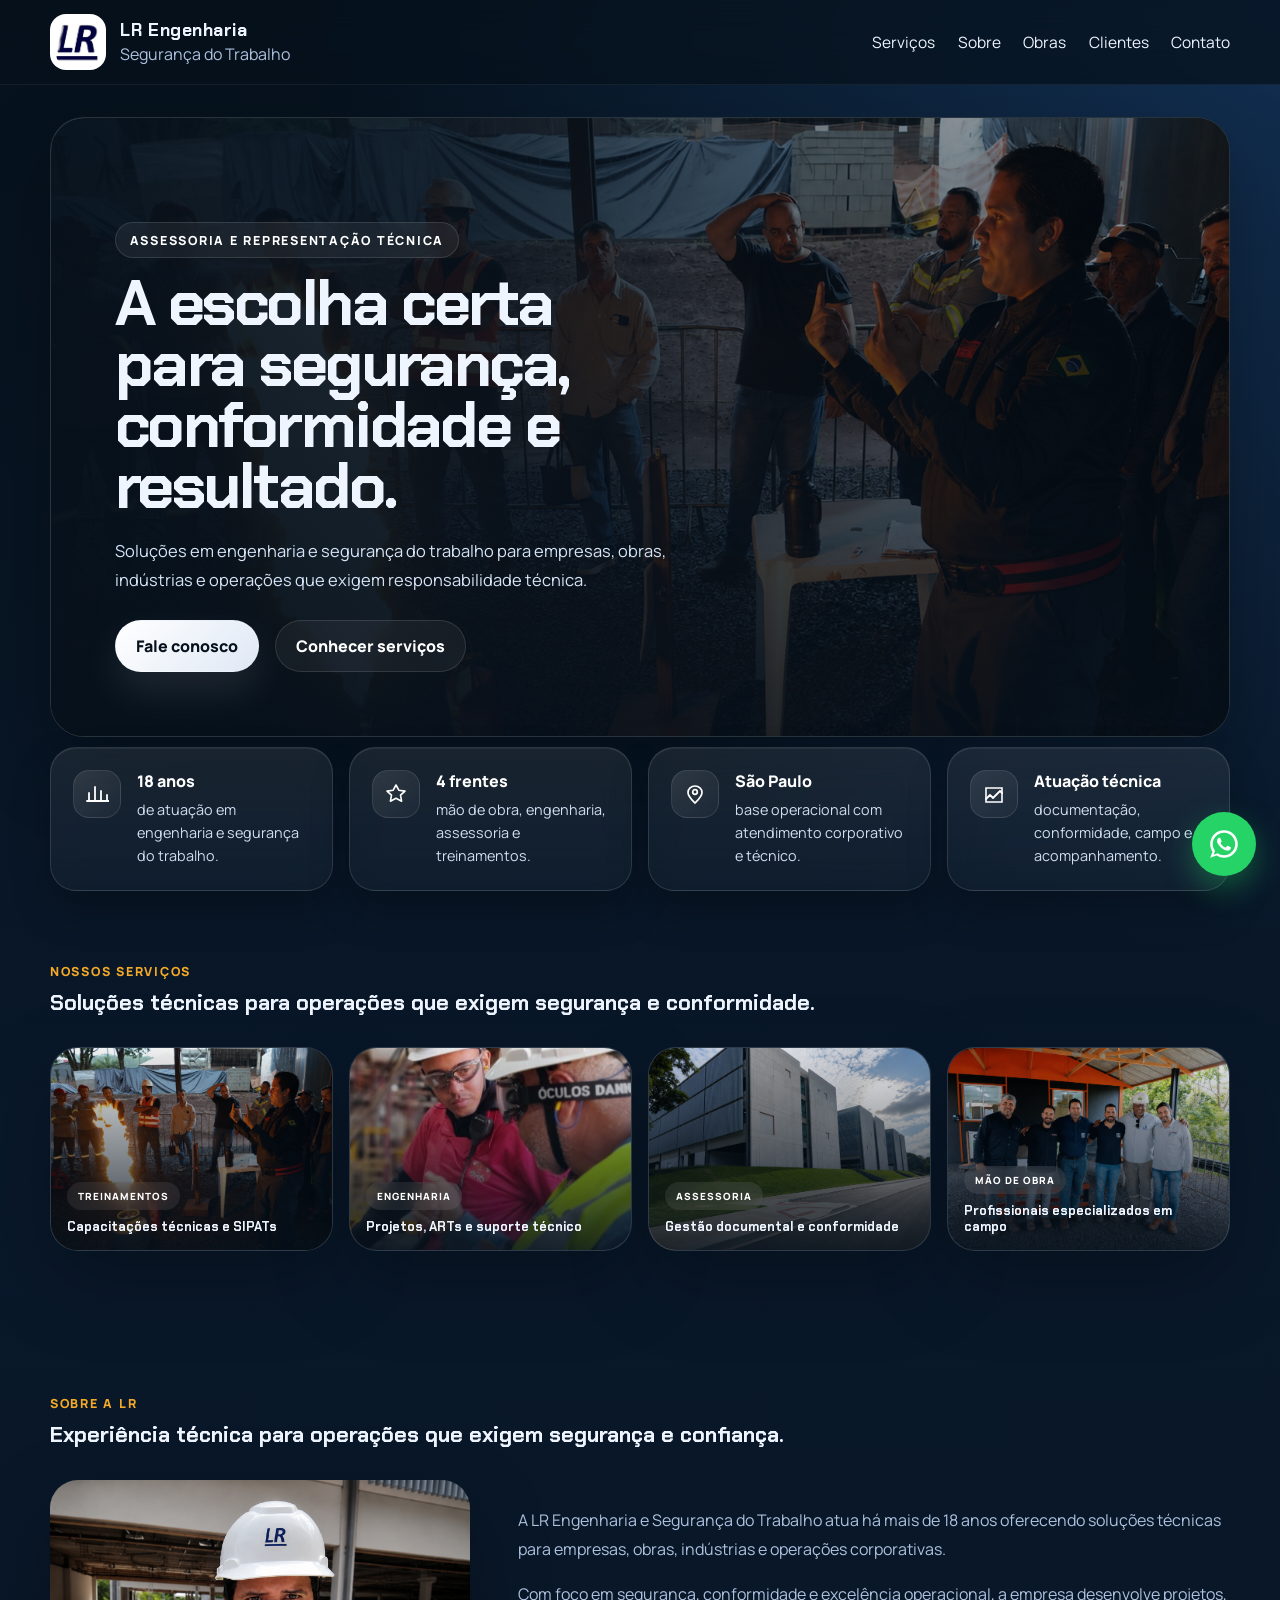
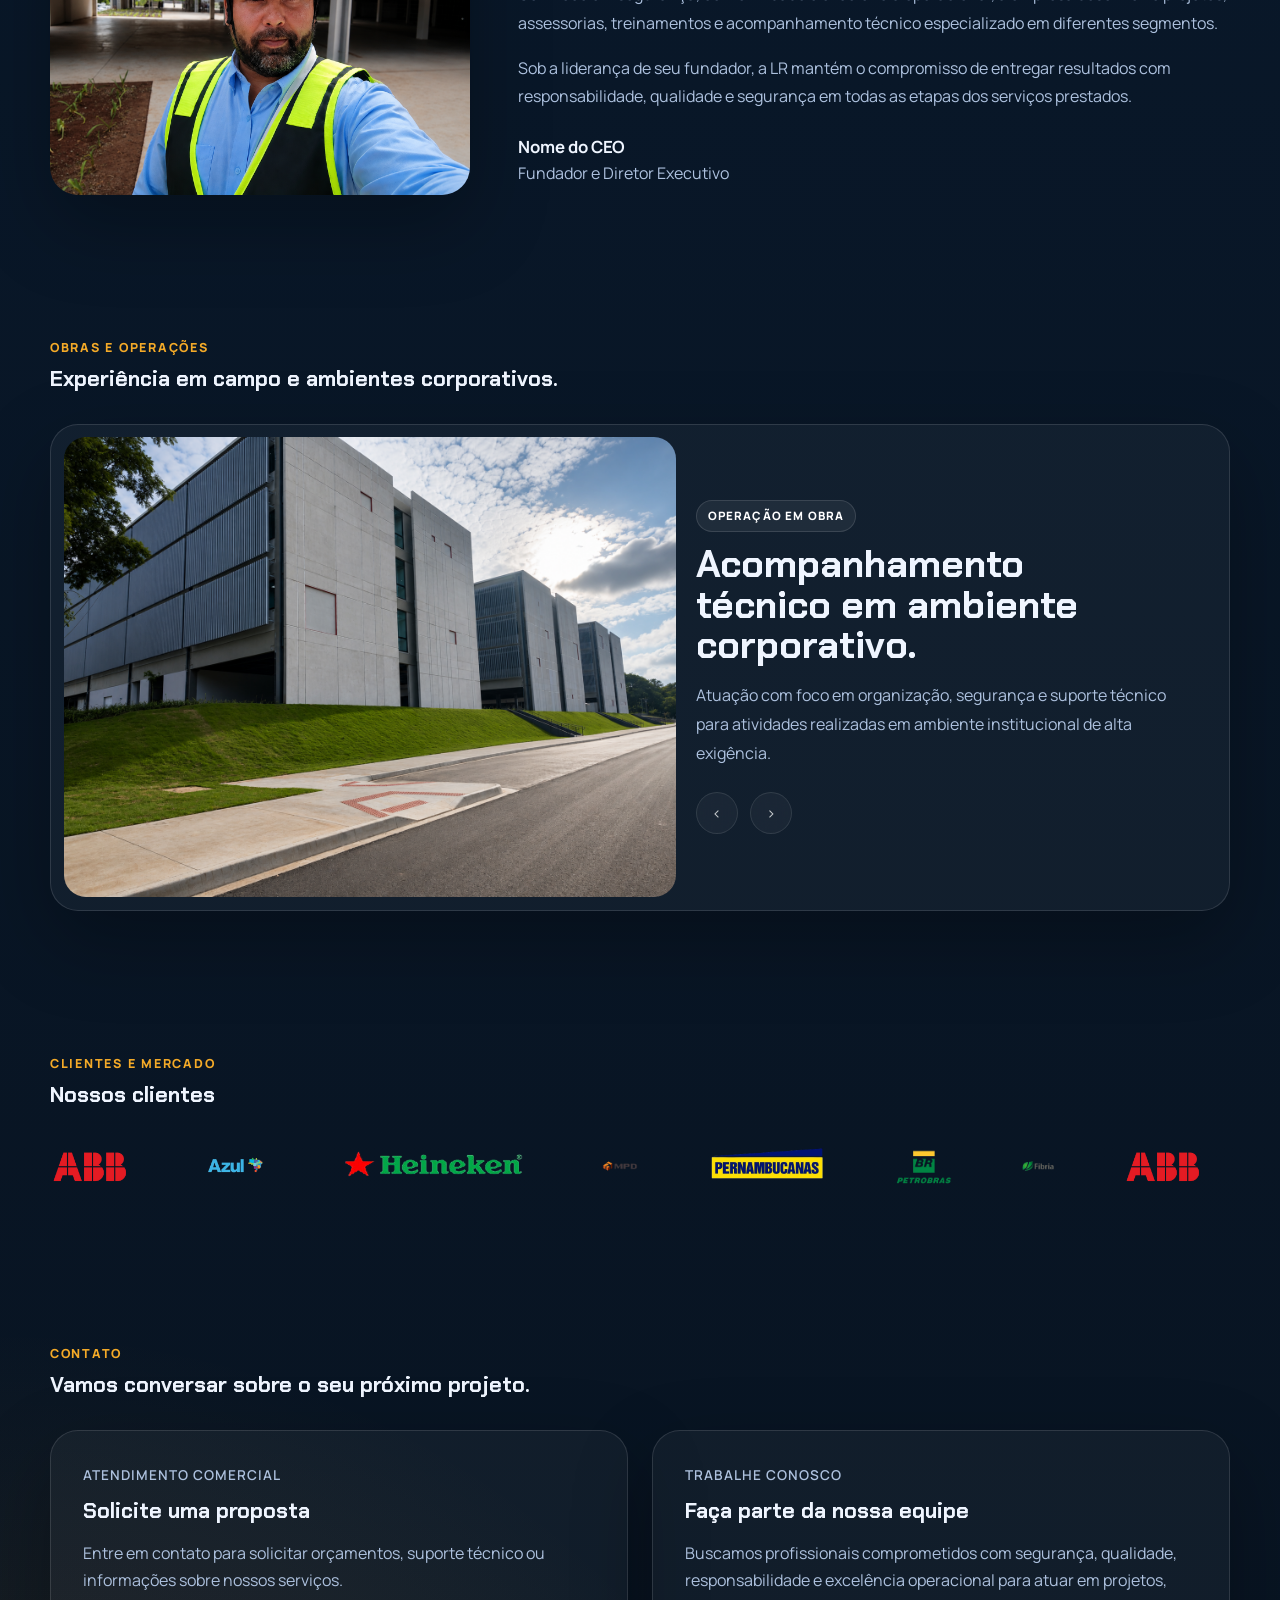
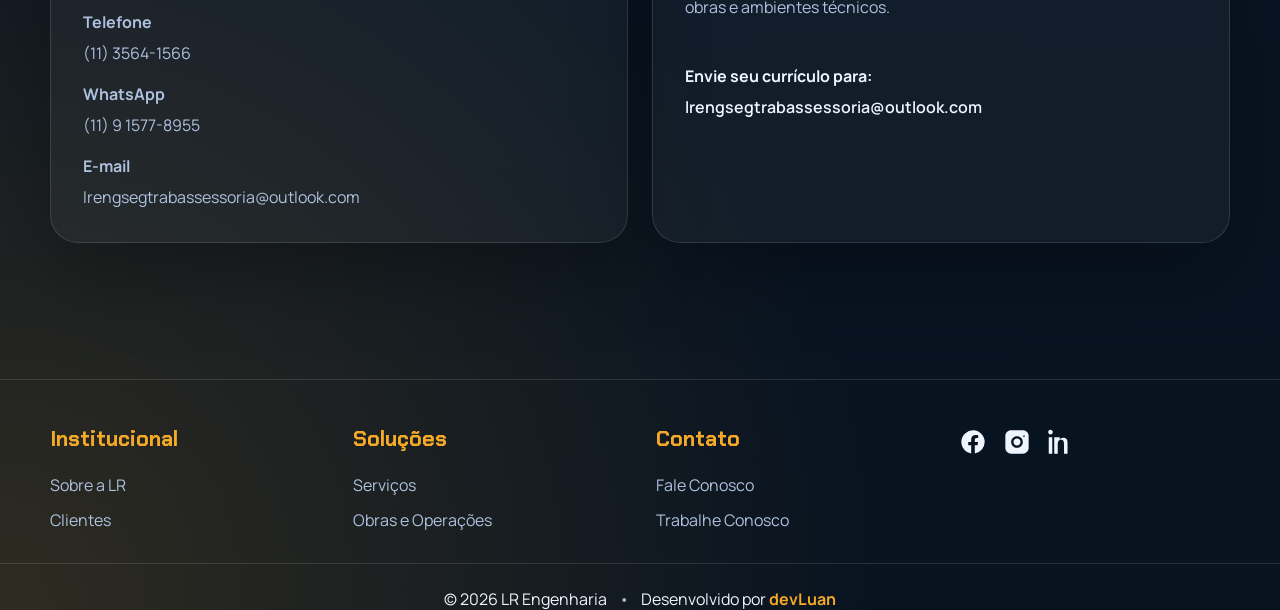
<file: index.html>
<!DOCTYPE html>
<html lang="pt-BR">

<head>
  <meta charset="UTF-8">
  <meta name="viewport" content="width=device-width, initial-scale=1.0">
  <title>LR Engenharia e Segurança do Trabalho</title>

  <meta name="description"
    content="Soluções inteligentes em engenharia e segurança do trabalho para empresas, indústrias e obras em São Paulo e em todo o Brasil.">

  <link rel="preconnect" href="https://fonts.googleapis.com">
  <link rel="preconnect" href="https://fonts.gstatic.com" crossorigin>

  <link
    href="https://fonts.googleapis.com/css2?family=Chakra+Petch:wght@500;600;700&family=Manrope:wght@400;500;600;700;800&display=swap"
    rel="stylesheet">

  <link rel="stylesheet" href="./css/global.css">
  <link rel="stylesheet" href="./css/header.css">
  <link rel="stylesheet" href="./css/hero.css">
  <link rel="stylesheet" href="./css/metrics.css">
  <link rel="stylesheet" href="./css/about.css">
  <link rel="stylesheet" href="./css/services.css">
  <link rel="stylesheet" href="./css/works.css">
  <link rel="stylesheet" href="./css/clients.css">
  <link rel="stylesheet" href="./css/contact.css">
  <link rel="stylesheet" href="./css/footer.css">
  <link rel="stylesheet" href="./css/whatsapp.css">
  <link rel="stylesheet" href="./css/responsive.css">
</head>

<body>
  <a class="skip-link" href="#conteudo">Pular para o conteúdo</a>

  <header class="site-header">
    <div class="container header-inner">
      <a class="brand" href="#inicio" aria-label="LR Engenharia e Segurança do Trabalho">
        <img src="./assets/logo/logo-lr.jfif" alt="Logo LR Engenharia">

        <div class="brand-copy">
          <strong>LR Engenharia</strong>
          <span>Segurança do Trabalho</span>
        </div>
      </a>

      <button class="menu-toggle" type="button" aria-expanded="false" aria-controls="primary-nav"
        aria-label="Abrir menu">
        <span></span>
        <span></span>
      </button>

      <nav class="primary-nav" id="primary-nav">
        <a href="#servicos">Serviços</a>
        <a href="#sobre">Sobre</a>
        <a href="#obras">Obras</a>
        <a href="#clientes">Clientes</a>
        <a href="#contato">Contato</a>
      </nav>
    </div>
  </header>

  <main id="conteudo">

    <!-- HERO -->
    <section class="hero" id="inicio">
      <div class="container">
        <div class="hero-showcase">
          <div class="hero-slider" aria-label="Destaques da LR Engenharia">

            <article class="hero-slide hero-slide--training is-active">
              <img src="./assets/media/treinamento-fogo.png" alt="Treinamento prático de segurança do trabalho em obra">

              <div class="hero-overlay">
                <p class="eyebrow">Assessoria e representação técnica</p>

                <h1>A escolha certa para segurança, conformidade e resultado.</h1>

                <p class="hero-text">
                  Soluções em engenharia e segurança do trabalho para empresas,
                  obras, indústrias e operações que exigem responsabilidade técnica.
                </p>

                <div class="hero-actions">
                  <a class="button button-primary" href="https://wa.me/5511915778955" target="_blank" rel="noreferrer">
                    Fale conosco
                  </a>

                  <a class="button button-secondary" href="#servicos">
                    Conhecer serviços
                  </a>
                </div>
              </div>
            </article>

            <article class="hero-slide hero-slide--team">
              <img src="./assets/media/faculdade-de-medicina-usp-rbp-sp.png"
                alt="Equipe da LR Engenharia em ambiente corporativo de obra">

              <div class="hero-overlay">
                <p class="eyebrow">Operação em campo</p>

                <h1>Suporte técnico para obras, indústrias e operações críticas.</h1>

                <p class="hero-text">
                  Atuação em campo com foco em segurança, documentação,
                  treinamentos e acompanhamento contínuo.
                </p>

                <div class="hero-actions">
                  <a class="button button-primary" href="#obras">
                    Ver obras
                  </a>
                </div>
              </div>
            </article>

            <article class="hero-slide hero-slide--partnership">
              <img src="./assets/media/parceria-mpd-engenharia.png"
                alt="Equipe da LR Engenharia em parceria com cliente">

              <div class="hero-overlay">
                <p class="eyebrow">Conformidade e confiança</p>

                <h1>Engenharia e segurança para empresas que exigem qualidade.</h1>

                <p class="hero-text">
                  Assessoria, treinamentos, documentação técnica e mão de obra
                  especializada para sustentar a operação do cliente.
                </p>

                <div class="hero-actions">
                  <a class="button button-primary" href="#clientes">
                    Conhecer atuação
                  </a>
                </div>
              </div>
            </article>

          </div>
        </div>
      </div>
    </section>

    <!-- MÉTRICAS -->
    <section class="metrics">
      <div class="container metrics-panel">
        <div class="metrics-grid">

          <article>
            <div class="metric-icon" aria-hidden="true">
              <svg viewBox="0 0 24 24" fill="none">
                <path d="M4 19V11M10 19V5M16 19V9M22 19V13M2 19H24" stroke="currentColor" stroke-width="1.8"
                  stroke-linecap="round" />
              </svg>
            </div>

            <div>
              <strong>18 anos</strong>
              <span>de atuação em engenharia e segurança do trabalho.</span>
            </div>
          </article>

          <article>
            <div class="metric-icon" aria-hidden="true">
              <svg viewBox="0 0 24 24" fill="none">
                <path d="M12 3L14.8 8.2L21 9.1L16.5 13.2L17.6 19.2L12 16.2L6.4 19.2L7.5 13.2L3 9.1L9.2 8.2L12 3Z"
                  stroke="currentColor" stroke-width="1.6" stroke-linejoin="round" />
              </svg>
            </div>

            <div>
              <strong>4 frentes</strong>
              <span>mão de obra, engenharia, assessoria e treinamentos.</span>
            </div>
          </article>

          <article>
            <div class="metric-icon" aria-hidden="true">
              <svg viewBox="0 0 24 24" fill="none">
                <path d="M12 21C15.5 17.5 19 14.4 19 10.5C19 6.9 15.9 4 12 4C8.1 4 5 6.9 5 10.5C5 14.4 8.5 17.5 12 21Z"
                  stroke="currentColor" stroke-width="1.7" />
                <circle cx="12" cy="10" r="2.3" stroke="currentColor" stroke-width="1.7" />
              </svg>
            </div>

            <div>
              <strong>São Paulo</strong>
              <span>base operacional com atendimento corporativo e técnico.</span>
            </div>
          </article>

          <article>
            <div class="metric-icon" aria-hidden="true">
              <svg viewBox="0 0 24 24" fill="none">
                <path d="M4 17L8 13L11 16L18 9L20 11" stroke="currentColor" stroke-width="1.8" stroke-linecap="round"
                  stroke-linejoin="round" />
                <path d="M4 6H20V20H4V6Z" stroke="currentColor" stroke-width="1.6" />
              </svg>
            </div>

            <div>
              <strong>Atuação técnica</strong>
              <span>documentação, conformidade, campo e acompanhamento.</span>
            </div>
          </article>

        </div>
      </div>
    </section>

    <!-- SERVIÇOS RESUMIDOS -->
    <section class="section services" id="servicos">
      <div class="container">
        <div class="section-heading section-heading-inline">
          <div>
            <p class="eyebrow">Nossos serviços</p>
            <h3>Soluções técnicas para operações que exigem segurança e conformidade.</h3>
          </div>

        </div>

        <div class="services-feature-grid">
          <article class="service-feature-card">
            <img src="./assets/media/treinamento-fogo.png" alt="Treinamento de segurança do trabalho">

            <div class="service-feature-copy">
              <span>Treinamentos</span>
              <h3>Capacitações técnicas e SIPATs</h3>
            </div>
          </article>

          <article class="service-feature-card">
            <img src="./assets/media/projeto-sylvamo.jpeg" alt="Atuação técnica em ambiente industrial">

            <div class="service-feature-copy">
              <span>Engenharia</span>
              <h3>Projetos, ARTs e suporte técnico</h3>
            </div>
          </article>

          <article class="service-feature-card">
            <img src="./assets/media/faculdade-de-medicina-usp-rbp-sp2.png" alt="Obra acompanhada pela LR Engenharia">

            <div class="service-feature-copy">
              <span>Assessoria</span>
              <h3>Gestão documental e conformidade</h3>
            </div>
          </article>

          <article class="service-feature-card">
            <img src="./assets/media/parceria-mpd-engenharia.png" alt="Equipe técnica em operação de campo">

            <div class="service-feature-copy">
              <span>Mão de obra</span>
              <h3>Profissionais especializados em campo</h3>
            </div>
          </article>
        </div>
      </div>
    </section>

    <!-- SOBRE A LR -->
    <section class="section leadership" id="sobre">
      <div class="container">

        <div class="section-heading section-heading-inline">
          <div>
            <p class="eyebrow">Sobre a LR</p>
            <h3>Experiência técnica para operações que exigem segurança e confiança.</h3>
          </div>

        </div>

        <div class="leadership-grid">

          <div class="leadership-image">
            <img src="./assets/media/CEO.png" alt="CEO da LR Engenharia">
          </div>

          <div class="leadership-content">

            <p>
              A LR Engenharia e Segurança do Trabalho atua há mais de 18 anos oferecendo
              soluções técnicas para empresas, obras, indústrias e operações corporativas.
            </p>

            <p>
              Com foco em segurança, conformidade e excelência operacional, a empresa
              desenvolve projetos, assessorias, treinamentos e acompanhamento técnico
              especializado em diferentes segmentos.
            </p>

            <p>
              Sob a liderança de seu fundador, a LR mantém o compromisso de entregar
              resultados com responsabilidade, qualidade e segurança em todas as etapas
              dos serviços prestados.
            </p>

            <div class="leadership-signature">
              <strong>Nome do CEO</strong>
              <span>Fundador e Diretor Executivo</span>
            </div>

          </div>

        </div>

      </div>
    </section>

    <!-- OBRAS RESUMIDAS -->
    <section class="section works" id="obras">
      <div class="container">

        <div class="section-heading section-heading-inline">
          <div>
            <p class="eyebrow">Obras e operações</p>
            <h3>Experiência em campo e ambientes corporativos.</h3>
          </div>

        </div>

        <div class="work-slider">

          <!-- SLIDE 1 -->
          <div class="work-slide is-active">

            <div class="work-slide-image">
              <img src="./assets/media/faculdade-de-medicina-usp-rbp-sp2.png" alt="Obra acompanhada pela LR Engenharia">
            </div>

            <div class="work-slide-copy">

              <span>Operação em obra</span>

              <h3>
                Acompanhamento técnico em ambiente corporativo.
              </h3>

              <p>
                Atuação com foco em organização, segurança e suporte técnico
                para atividades realizadas em ambiente institucional
                de alta exigência.
              </p>

              <div class="work-controls">

                <button class="work-arrow work-prev" type="button" aria-label="Obra anterior">
                  &lt;
                </button>

                <button class="work-arrow work-next" type="button" aria-label="Próxima obra">
                  &gt;
                </button>

              </div>

            </div>

          </div>


          <!-- SLIDE 2 -->
          <div class="work-slide">

            <div class="work-slide-image">
              <img src="./assets/media/faculdade-de-medicina-usp-rbp-sp3.png"
                alt="Infraestrutura acompanhada pela LR Engenharia">
            </div>

            <div class="work-slide-copy">

              <span>Infraestrutura</span>

              <h3>
                Suporte técnico em operações estruturais.
              </h3>

              <p>
                Presença em campo para acompanhamento de atividades,
                leitura operacional, conformidade e melhoria da
                segurança nos processos.
              </p>

              <div class="work-controls">

                <button class="work-arrow work-prev" type="button" aria-label="Obra anterior">
                  &lt;
                </button>

                <button class="work-arrow work-next" type="button" aria-label="Próxima obra">
                  &gt;
                </button>

              </div>

            </div>

          </div>

          <!-- SLIDE 3 -->
          <div class="work-slide">

            <div class="work-slide-image">
              <img src="./assets/media/faculdade-de-medicina-usp-rbp-sp3.png"
                alt="Atuação técnica em ambiente industrial">
            </div>

            <div class="work-slide-copy">

              <span>Indústria</span>

              <h3>
                Atuação em ambientes produtivos e industriais.
              </h3>

              <p>
                Apoio técnico para operações industriais com exigência
                de segurança, documentação e acompanhamento especializado.
              </p>

              <div class="work-controls">

                <button class="work-arrow work-prev" type="button" aria-label="Obra anterior">
                  &lt;
                </button>

                <button class="work-arrow work-next" type="button" aria-label="Próxima obra">
                  &gt;
                </button>

              </div>

            </div>

          </div>

        </div>
    </section>

    <!-- CLIENTES RESUMIDOS -->
    <section class="section clients" id="clientes">
      <div class="container">
        <div class="section-heading clients-title">
          <p class="eyebrow">Clientes e mercado</p>
          <h3>Nossos clientes</h3>
        </div>

        <div class="clients-marquee" aria-label="Logos de clientes atendidos">
          <div class="clients-track">

            <img src="./assets/logoClientes/logoABB-T.png" alt="Cliente LR Engenharia">

            <img src="./assets/logoClientes/logoAzul-T.png" alt="Cliente LR Engenharia">



            <img src="./assets/logoClientes/logoHeineken-T.png" alt="Cliente LR Engenharia">

            <img src="./assets/logoClientes/logoMPD-T.png" alt="Cliente LR Engenharia">

            <img src="./assets/logoClientes/logoPernambucanas-T.png" alt="Cliente LR Engenharia">

            <img src="./assets/logoClientes/logoPetrobras-T.png" alt="Cliente LR Engenharia">

            <img src="./assets/logoClientes/logoFibria-T.png" alt="Cliente LR Engenharia">




            <img src="./assets/logoClientes/logoABB-T.png" alt="" aria-hidden="true">

            <img src="./assets/logoClientes/logoAzul-T.png" alt="" aria-hidden="true">



            <img src="./assets/logoClientes/logoHeineken-T.png" alt="" aria-hidden="true">

            <img src="./assets/logoClientes/logoMPD-T.png" alt="" aria-hidden="true">

            <img src="./assets/logoClientes/logoPernambucanas-T.png" alt="" aria-hidden="true">

            <img src="./assets/logoClientes/logoPetrobras-T.png" alt="" aria-hidden="true">

            <img src="./assets/logoClientes/logoFibria-T.png" alt="" aria-hidden="true">


          </div>
        </div>

    </section>

    <!-- CONTATO -->
    <section class="section contact" id="contato">
      <div class="container">

        <div class="section-heading section-heading-inline">
          <div>
            <p class="eyebrow">Contato</p>
            <h3>Vamos conversar sobre o seu próximo projeto.</h3>
          </div>
        </div>

        <div class="contact-grid">

          <!-- CARD COMERCIAL -->
          <article class="contact-card">
            <span class="contact-tag">Atendimento Comercial</span>

            <h3>Solicite uma proposta</h3>

            <p>
              Entre em contato para solicitar orçamentos,
              suporte técnico ou informações sobre nossos serviços.
            </p>

            <ul class="contact-list">
              <li>
                <strong>Telefone</strong>
                <span>(11) 3564-1566</span>
              </li>

              <li>
                <strong>WhatsApp</strong>
                <span>(11) 9 1577-8955</span>
              </li>

              <li>
                <strong>E-mail</strong>
                <span>lrengsegtrabassessoria@outlook.com</span>
              </li>
            </ul>
          </article>

          <!-- CARD CURRÍCULOS -->
          <article class="contact-card">
            <span class="contact-tag">Trabalhe Conosco</span>

            <h3>Faça parte da nossa equipe</h3>

            <p>
              Buscamos profissionais comprometidos com segurança, qualidade,
              responsabilidade e excelência operacional para atuar em projetos,
              obras e ambientes técnicos.<br><br>
            </p>

            <div class="career-box">
              <strong>Envie seu currículo para:</strong>

              <a href="mailto:lrengsegtrabassessoria@outlook.com">
                lrengsegtrabassessoria@outlook.com
              </a>
            </div>
          </article>

        </div>

      </div>
    </section>
  </main>

  <footer class="site-footer">

    <div class="container footer-grid">

      <div class="footer-column">
        <h3>Institucional</h3>
        <a href="#sobre">Sobre a LR</a>
        <a href="#clientes">Clientes</a>
      </div>

      <div class="footer-column">
        <h3>Soluções</h3>
        <a href="#servicos">Serviços</a>
        <a href="#obras">Obras e Operações</a>
      </div>

      <div class="footer-column">
        <h3>Contato</h3>
        <a href="#contato">Fale Conosco</a>
        <a href="#contato">Trabalhe Conosco</a>
      </div>

      <div class="footer-social">

        <!-- Facebook -->
        <a href="LINK_FACEBOOK" target="_blank" rel="noreferrer" aria-label="Facebook">

          <svg viewBox="0 0 24 24" fill="currentColor">
            <path
              d="M22 12a10 10 0 1 0-11.56 9.88v-6.99H7.9V12h2.54V9.8c0-2.5 1.49-3.88 3.77-3.88 1.09 0 2.23.19 2.23.19v2.46h-1.26c-1.24 0-1.62.77-1.62 1.56V12h2.77l-.44 2.89h-2.33v6.99A10 10 0 0 0 22 12z" />
          </svg>

        </a>

        <!-- Instagram -->
        <a href="https://www.instagram.com/lr.eng10/" target="_blank" rel="noreferrer" aria-label="Instagram">

          <!-- SVG Instagram -->
          <svg viewBox="0 0 24 24" fill="currentColor">
            <path
              d="M7 2C4.2 2 2 4.2 2 7V17C2 19.8 4.2 22 7 22H17C19.8 22 22 19.8 22 17V7C22 4.2 19.8 2 17 2H7ZM18 6.3C18.4 6.3 18.7 6.6 18.7 7C18.7 7.4 18.4 7.7 18 7.7C17.6 7.7 17.3 7.4 17.3 7C17.3 6.6 17.6 6.3 18 6.3ZM12 7C14.8 7 17 9.2 17 12C17 14.8 14.8 17 12 17C9.2 17 7 14.8 7 12C7 9.2 9.2 7 12 7ZM12 9C10.3 9 9 10.3 9 12C9 13.7 10.3 15 12 15C13.7 15 15 13.7 15 12C15 10.3 13.7 9 12 9Z" />
          </svg>

        </a>

        <!-- LinkedIn -->
        <a href="https://www.linkedin.com/in/lr-engenharia-e-seguran%C3%A7a-trabalho-809b781a6/" target="_blank"
          rel="noreferrer" aria-label="LinkedIn">

          <svg viewBox="0 0 24 24" fill="currentColor">
            <path
              d="M4.98 3.5C4.98 4.6 4.1 5.5 3 5.5C1.9 5.5 1 4.6 1 3.5C1 2.4 1.9 1.5 3 1.5C4.1 1.5 4.98 2.4 4.98 3.5ZM1.5 8H4.5V22H1.5V8ZM8 8H10.9V9.9H10.94C11.34 9.14 12.34 8.34 13.84 8.34C17 8.34 17.6 10.34 17.6 13V22H14.6V14.3C14.6 12.46 14.56 10.1 12.1 10.1C9.6 10.1 9.2 12.06 9.2 14.16V22H6.2V8H8Z" />
          </svg>

        </a>

      </div>

    </div>

    <div class="footer-bottom">
      <p>© <span id="current-year"></span> LR Engenharia</p>

      <span class="footer-separator">•</span>

      <p>
        Desenvolvido por
        <a href="https://www.linkedin.com/in/luan-pereira-24a8ba86/" target="_blank">
          devLuan
        </a>
      </p>
    </div>

  </footer>

  <a class="whatsapp-float" href="https://wa.me/5511915778955" target="_blank" rel="noreferrer"
    aria-label="Falar no WhatsApp">

    <svg viewBox="0 0 32 32" aria-hidden="true">
      <path fill="currentColor"
        d="M16 3C8.82 3 3 8.82 3 16c0 2.57.75 5.08 2.17 7.24L3 29l5.94-2.13A12.94 12.94 0 0 0 16 29c7.18 0 13-5.82 13-13S23.18 3 16 3Zm0 23.64c-2.04 0-4.03-.55-5.77-1.6l-.41-.24-3.52 1.26 1.29-3.43-.27-.43A10.56 10.56 0 1 1 16 26.64Zm5.79-7.91c-.32-.16-1.91-.94-2.21-1.04-.29-.11-.51-.16-.72.16-.21.31-.82 1.04-1 1.25-.18.21-.37.23-.69.08-.32-.16-1.34-.49-2.56-1.57-.95-.85-1.59-1.89-1.78-2.21-.19-.31-.02-.48.14-.64.14-.14.32-.37.48-.55.16-.19.21-.32.32-.53.11-.21.05-.4-.03-.56-.08-.16-.72-1.74-.99-2.38-.26-.63-.53-.54-.72-.55h-.61c-.21 0-.56.08-.85.4-.29.31-1.12 1.09-1.12 2.66s1.15 3.09 1.31 3.3c.16.21 2.25 3.43 5.45 4.81.76.33 1.36.53 1.83.68.77.24 1.47.2 2.02.12.62-.09 1.91-.78 2.18-1.53.27-.75.27-1.39.19-1.53-.08-.13-.29-.21-.61-.37Z" />
    </svg>

  </a>

  <script src="./js/menu.js"></script>
  <script src="./js/slider.js"></script>
  <script src="./js/works-slider.js"></script>
  <script src="./js/main.js"></script>
</body>

</html>
</file>
<file: css/global.css>
:root {
    --bg: #081320;
    --surface: #0d1d31;
    --surface-soft: #132843;
    --card: rgba(255, 255, 255, 0.04);
    --card-strong: rgba(255, 255, 255, 0.08);
    --text: #eff5ff;
    --muted: #adc1de;
    --line: rgba(255, 255, 255, 0.12);
    --primary: #1c4f8f;
    --primary-soft: #2766b3;
    --accent: #f4aa28;
    --accent-strong: #ffbd4a;
    --shadow: 0 30px 80px rgba(0, 0, 0, 0.28);
    --radius: 24px;
    --container: min(1180px, calc(100% - 2rem));
}

* {
    box-sizing: border-box;
}

html {
    scroll-behavior: smooth;
}

body {
    margin: 0;
    min-width: 320px;
    font-family: "Manrope", sans-serif;
    color: var(--text);
    background:
        radial-gradient(circle at top right, rgba(39, 102, 179, 0.35), transparent 24%),
        radial-gradient(circle at bottom left, rgba(244, 170, 40, 0.16), transparent 22%),
        linear-gradient(180deg, #06111c 0%, #09182a 30%, #081320 100%);
}

img {
    display: block;
    max-width: 100%;
}

a {
    color: inherit;
    text-decoration: none;
}

button {
    font: inherit;
}

.container {
    width: var(--container);
    margin: 0 auto;
}

.section {
    padding: 4.5rem 0;
}

h1,
h2,
h3 {
    margin: 0;
    font-family: "Chakra Petch", sans-serif;
    line-height: 1;
}

h1 {
    font-size: clamp(2.25rem, 4.1vw, 4.1rem);
    line-height: 0.95;
    max-width: 11ch;
}

h2 {
    font-size: clamp(1.35rem, 2vw, 2rem);
    line-height: 1.15;
    letter-spacing: -0.03em;
}

h3 {
    font-size: 1.35rem;
    line-height: 1.1;
}

.eyebrow {
    margin: 0 0 1rem;
    color: var(--accent);
    text-transform: uppercase;
    letter-spacing: 0.14em;
    font-size: 0.78rem;
    font-weight: 800;
}

.button {
    display: inline-flex;
    align-items: center;
    justify-content: center;
    min-height: 46px;
    padding: 0.72rem 1.05rem;
    border-radius: 999px;
    border: 1px solid transparent;
    font-weight: 800;
    transition: transform 180ms ease, background 180ms ease, border-color 180ms ease;
}

.button:hover,
.button:focus-visible {
    transform: translateY(-1px);
}

.button-primary {
    color: #04111d;
    background: linear-gradient(135deg, var(--accent), var(--accent-strong));
}

.button-secondary {
    border-color: var(--line);
    background: rgba(255, 255, 255, 0.03);
}

.section-heading {
    margin-bottom: 2rem;
}

.section-heading h2 {
    margin: 0;
}

.section-heading .eyebrow {
    margin-bottom: 0.75rem;
}
</file>
<file: css/header.css>
.skip-link {
    position: absolute;
    left: 1rem;
    top: -4rem;
    z-index: 100;
    padding: 0.8rem 1rem;
    border-radius: 999px;
    color: #06111c;
    background: var(--accent);
}

.skip-link:focus {
    top: 1rem;
}

.site-header {
    position: sticky;
    top: 0;
    z-index: 20;
    backdrop-filter: blur(16px);
    background: rgba(6, 17, 28, 0.72);
    border-bottom: 1px solid rgba(255, 255, 255, 0.06);
}

.header-inner {
    display: flex;
    align-items: center;
    justify-content: space-between;
    gap: 1rem;
    min-height: 84px;
}

.brand {
    display: inline-flex;
    align-items: center;
    gap: 0.9rem;
}

.brand img {
    width: 56px;
    height: 56px;
    object-fit: contain;
    border-radius: 16px;
    background: #fff;
    padding: 0.35rem;
}

.brand-copy {
    display: grid;
    gap: 0.15rem;
}

.brand-copy strong {
    font-family: "Chakra Petch", sans-serif;
    font-size: 1.1rem;
    letter-spacing: 0.03em;
}

.brand-copy span {
    color: var(--muted);
}

.primary-nav {
    display: flex;
    align-items: center;
    gap: 1.4rem;
}

.primary-nav a {
    font-size: 0.97rem;
    position: relative;
}

.primary-nav a::after {
    content: "";
    position: absolute;
    left: 0;
    bottom: -0.35rem;
    width: 100%;
    height: 2px;
    transform: scaleX(0);
    transform-origin: left;
    background: linear-gradient(90deg, var(--accent), transparent);
    transition: transform 180ms ease;
}

.primary-nav a:hover::after,
.primary-nav a:focus-visible::after {
    transform: scaleX(1);
}

.menu-toggle {
    display: none;
    width: 52px;
    height: 52px;
    border: 1px solid var(--line);
    border-radius: 16px;
    background: rgba(255, 255, 255, 0.02);
    color: var(--text);
}

.menu-toggle span {
    display: block;
    width: 22px;
    height: 2px;
    margin: 6px auto;
    background: currentColor;
}
</file>
<file: css/hero.css>
.hero {
    padding: 2rem 0 0;
}

.hero-showcase {
    position: relative;
}

.hero-slider {
    position: relative;
    min-height: 620px;
    overflow: hidden;
    border-radius: 34px;
    border: 1px solid rgba(255, 255, 255, 0.14);
    background: #06111c;
    box-shadow: var(--shadow);
}

.hero-slide {
    position: absolute;
    inset: 0;
    opacity: 0;
    transition: opacity 900ms ease;
}

.hero-slide.is-active {
    opacity: 1;
}

.hero-slide img {
    width: 100%;
    height: 100%;
    object-fit: cover;
    object-position: center;
    transform: scale(1.03);
}

.hero-slide::after {
    content: "";
    position: absolute;
    inset: 0;
    background:
        linear-gradient(90deg,
            rgba(6, 17, 28, 0.96) 0%,
            rgba(6, 17, 28, 0.84) 35%,
            rgba(6, 17, 28, 0.48) 65%,
            rgba(6, 17, 28, 0.22) 100%),
        linear-gradient(180deg,
            rgba(6, 17, 28, 0.12) 0%,
            rgba(6, 17, 28, 0.78) 100%);
}

.hero-overlay {
    position: absolute;
    left: clamp(1.5rem, 5vw, 4.5rem);
    bottom: clamp(1.5rem, 5vw, 4rem);
    z-index: 2;
    width: min(92%, 680px);
}

.hero-overlay .eyebrow {
    display: inline-flex;
    align-items: center;
    gap: 0.55rem;

    padding: 0.55rem 0.85rem;

    border-radius: 999px;

    margin-bottom: 1rem;

    color: #ffffff;

    background: rgba(255, 255, 255, 0.06);

    border: 1px solid rgba(255, 255, 255, 0.12);

    backdrop-filter: blur(10px);
}

.hero-overlay h1 {
    max-width: 13ch;
    font-size: clamp(2.5rem, 5vw, 5rem);
    line-height: 0.95;
    letter-spacing: -0.04em;
}

.hero-text {
    max-width: 58ch;
    margin: 1.2rem 0 0;
    font-size: 1.03rem;
    line-height: 1.75;
    color: #d6e4f7;
}

.hero-actions {
    display: flex;
    flex-wrap: wrap;
    gap: 1rem;
    margin-top: 1.6rem;
}

.hero-actions .button {
    min-height: 52px;
    padding: 0.85rem 1.25rem;
}

.hero-actions .button-primary {
    color: #06111c;

    background:
        linear-gradient(135deg,
            #ffffff,
            #dfe8f5);

    box-shadow:
        0 18px 40px rgba(255, 255, 255, 0.10);
}

.hero-actions .button-primary:hover {
    background:
        linear-gradient(135deg,
            #ffffff,
            #ffffff);

    transform: translateY(-2px);
}

.hero-actions .button-secondary {
    color: #ffffff;

    border: 1px solid rgba(255, 255, 255, 0.12);

    background: rgba(255, 255, 255, 0.05);

    backdrop-filter: blur(10px);
}

.hero-slide--training img {
    object-position: center 30%;
}

.hero-slide--team img {
    object-position: center 24%;
}

.hero-slide--partnership img {
    object-position: center 22%;
}
</file>
<file: css/metrics.css>
.metrics {
    position: relative;
    z-index: 3;

    margin-top: 10px;
    padding-bottom: 0;
}

.metrics-panel {
    position: relative;
}

.metrics-grid {
    display: grid;
    grid-template-columns: repeat(4, 1fr);
    gap: 1rem;
}

.metrics article {
    position: relative;

    display: flex;
    align-items: flex-start;
    gap: 1rem;

    padding: 1.4rem;

    border-radius: 26px;

    border: 1px solid rgba(255, 255, 255, 0.12);

    background:
        linear-gradient(180deg,
            rgba(255, 255, 255, 0.08),
            rgba(255, 255, 255, 0.03));

    backdrop-filter: blur(16px);

    box-shadow:
        0 20px 40px rgba(0, 0, 0, 0.24),
        inset 0 1px 0 rgba(255, 255, 255, 0.06);

    transition:
        transform 220ms ease,
        border-color 220ms ease,
        background 220ms ease;
}

.metrics article:hover {
    transform: translateY(-4px);

    border-color: rgba(255, 255, 255, 0.18);

    background:
        linear-gradient(180deg,
            rgba(255, 255, 255, 0.11),
            rgba(255, 255, 255, 0.04));
}

.metric-icon {
    flex: 0 0 48px;

    display: inline-flex;
    align-items: center;
    justify-content: center;

    width: 48px;
    height: 48px;

    border-radius: 16px;

    color: #ffffff;

    background:
        linear-gradient(135deg,
            rgba(255, 255, 255, 0.10),
            rgba(255, 255, 255, 0.03));

    border: 1px solid rgba(255, 255, 255, 0.10);
}

.metric-icon svg {
    width: 24px;
    height: 24px;
}

.metrics strong {
    display: block;

    margin-bottom: 0.35rem;

    color: #ffffff;

    font-size: 1rem;
    font-weight: 800;
}

.metrics span {
    display: block;

    color: #d0deef;

    font-size: 0.9rem;
    line-height: 1.6;
}
</file>
<file: css/about.css>
.about {
    padding-top: 5.5rem;
}

.split-layout {
    display: grid;
    grid-template-columns: 0.9fr 1.1fr;
    gap: 2rem;
    align-items: start;
}

.about-copy {
    display: grid;
    gap: 1rem;
}

.about-copy p {
    margin: 0;
    line-height: 1.8;
    color: var(--muted);
}

.about-tags {
    display: flex;
    flex-wrap: wrap;
    gap: 0.8rem;
    margin-top: 0.5rem;
}

.about-tags span {
    padding: 0.7rem 0.95rem;
    border-radius: 999px;
    border: 1px solid var(--line);
    background: rgba(255, 255, 255, 0.03);
}

.leadership-grid {
    display: grid;
    grid-template-columns: 420px 1fr;
    gap: 3rem;
    align-items: center;
}

.leadership-image img {
    width: 100%;
    border-radius: 28px;
    object-fit: cover;
    box-shadow: var(--shadow);
}

.leadership-content h2 {
    margin-bottom: 1rem;
}

.leadership-content p {
    margin-bottom: 1rem;
    line-height: 1.8;
    color: var(--muted);
}

.leadership-content strong {
    display: block;
    margin-top: 1.5rem;
    font-size: 1.05rem;
}

.leadership-content span {
    color: var(--muted);
}

.leadership-signature {
    margin-top: 1.5rem;
}

.leadership-signature strong {
    display: block;
    font-size: 1.05rem;
    margin-bottom: 0.25rem;
}

.leadership-signature span {
    color: var(--muted);
}
</file>
<file: css/services.css>
.section-heading-inline {
    display: flex;
    align-items: end;
    justify-content: space-between;
    gap: 1.5rem;
}

.section-note {
    max-width: 34ch;
    line-height: 1.7;
    color: var(--muted);
}

.services-grid {
    display: grid;
    grid-template-columns: repeat(4, 1fr);
    gap: 1rem;
    margin-top: 2rem;
}

.service-card {
    min-height: 250px;
    padding: 1.5rem;
    border-radius: var(--radius);
    border: 1px solid var(--line);
    background: var(--card);
    box-shadow: var(--shadow);
}

.service-card h3 {
    margin-bottom: 0.75rem;
}

.service-card p {
    margin: 0;
    line-height: 1.75;
    color: var(--muted);
}

.services-feature-grid {
    display: grid;
    grid-template-columns: repeat(4, 1fr);
    gap: 1rem;
    margin-top: 2rem;
}

.service-feature-card {
    position: relative;

    overflow: hidden;

    min-height: 190px;

    aspect-ratio: 1 / 0.72;

    border-radius: 28px;

    border: 1px solid var(--line);

    background: var(--card);

    box-shadow: var(--shadow);
}

.service-feature-card img {
    width: 100%;
    height: 100%;
    object-fit: cover;
    transition: transform 450ms ease;
}

.service-feature-card::after {
    content: "";
    position: absolute;
    inset: 0;
    background:
        linear-gradient(180deg,
            rgba(6, 17, 28, 0.05) 0%,
            rgba(6, 17, 28, 0.88) 100%);
}

.service-feature-card:hover img {
    transform: scale(1.06);
}

.service-feature-copy {
    position: absolute;
    left: 1rem;
    right: 1rem;
    bottom: 1rem;
    z-index: 1;
}

.service-feature-copy span {
    display: inline-flex;
    margin-bottom: 0.55rem;
    padding: 0.45rem 0.7rem;
    border-radius: 999px;
    color: #ffffff;
    font-size: 0.62rem;
    font-weight: 800;
    letter-spacing: 0.1em;
    text-transform: uppercase;
    background: rgba(255, 255, 255, 0.08);
    backdrop-filter: blur(10px);
}

.service-feature-copy h3 {

    font-size: 0.80rem;
    line-height: 1.2;
}
</file>
<file: css/works.css>
.works-grid {
    display: grid;
    grid-template-columns: 1.15fr 0.85fr 0.85fr;
    gap: 1rem;
    margin-top: 2rem;
}

.work-card {
    position: relative;
    overflow: hidden;
    min-height: 360px;

    border-radius: calc(var(--radius) + 6px);
    border: 1px solid var(--line);

    background: var(--card);
    box-shadow: var(--shadow);
}

.work-card img {
    width: 100%;
    height: 100%;
    object-fit: cover;
    object-position: center center;

    transition: transform 400ms ease;
}

.work-card:hover img {
    transform: scale(1.04);
}

.work-card-featured {
    min-height: 460px;
}

.work-card-copy {
    position: absolute;
    left: 1rem;
    right: 1rem;
    bottom: 1rem;

    padding: 1rem;
    border-radius: 18px;

    backdrop-filter: blur(12px);

    background:
        linear-gradient(180deg,
            rgba(8, 19, 32, 0.12),
            rgba(8, 19, 32, 0.9));
}

.work-card-copy span {
    display: block;
    margin-bottom: 0.45rem;

    color: #d5e5ff;

    text-transform: uppercase;
    letter-spacing: 0.11em;
    font-size: 0.72rem;
    font-weight: 800;
}

.work-card-copy h3 {
    font-size: 1.05rem;
    line-height: 1.25;
}

.work-card--building-a img {
    object-position: center 52%;
}

.work-card--building-b img {
    object-position: center 54%;
}

.work-card--portrait img {
    object-position: center 18%;
}

.work-slider {
    position: relative;
    width: 100%;
    max-width: 1180px;
    margin: 2rem auto 0;
}

.work-slide {
    display: none;
    grid-template-columns: 1fr 0.85fr;
    gap: 1.2rem;
    align-items: center;

    padding: 0.8rem;
    border-radius: 28px;
    border: 1px solid var(--line);
    background: var(--card);
    box-shadow: var(--shadow);
}

.work-slide.is-active {
    display: grid;
}

.work-slide-image {
    min-height: 260px;
    border-radius: 22px;
    overflow: hidden;
}

.work-slide-image img {
    width: 100%;
    height: 100%;
    object-fit: cover;
}

.work-slide-copy {
    padding: 0.5rem 1rem 0.5rem 0;
}

.work-slide-copy span {
    display: inline-flex;
    margin-bottom: 0.8rem;
    padding: 0.45rem 0.7rem;
    border-radius: 999px;

    color: #ffffff;
    font-size: 0.72rem;
    font-weight: 800;
    letter-spacing: 0.1em;
    text-transform: uppercase;

    background: rgba(255, 255, 255, 0.06);
    border: 1px solid rgba(255, 255, 255, 0.12);
}

.work-slide-copy h3 {
    max-width: 16ch;
    margin-bottom: 1rem;
    font-size: clamp(1.6rem, 3vw, 2.8rem);
    line-height: 1.05;
}

.work-slide-copy p {
    max-width: 48ch;
    margin: 0;
    color: var(--muted);
    line-height: 1.8;
}

.work-controls {
    display: flex;
    gap: 0.8rem;

    margin-top: 1.5rem;
}

.work-arrow {
    display: inline-flex;
    align-items: center;
    justify-content: center;

    width: 42px;
    height: 42px;

    border-radius: 999px;

    border: 1px solid rgba(255, 255, 255, 0.10);

    color: rgba(255, 255, 255, 0.75);

    background: rgba(255, 255, 255, 0.04);

    backdrop-filter: blur(10px);

    transition:
        background 180ms ease,
        transform 180ms ease,
        color 180ms ease;

    cursor: pointer;
}

.work-arrow:hover {
    color: #ffffff;

    background: rgba(255, 255, 255, 0.10);

    transform: translateY(-2px);
}
</file>
<file: css/clients.css>
.clients-title {
    margin-bottom: 1.5rem;
}

.clients-title h2 {
    font-size: clamp(1.4rem, 2.2vw, 2.2rem);
}

.clients-marquee {
    position: relative;
    overflow: hidden;
    width: 100%;
    height: 70px;
}

.clients-track {
    display: flex;
    align-items: center;
    gap: 4rem;
    width: max-content;
    height: 70px;
    animation: clients-marquee 18s linear infinite;
}

.clients-track img {
    width: auto;
    height: 42px;
    object-fit: contain;
    background: transparent;
    padding: 0;
    border-radius: 0;
    filter: none;
    opacity: 1;
}

@keyframes clients-marquee {
    from {
        transform: translateX(0);
    }

    to {
        transform: translateX(-50%);
    }
}
</file>
<file: css/contact.css>
.contact .section-heading p:not(.eyebrow) {
    max-width: 62ch;
    margin-top: 1rem;
    line-height: 1.7;
    color: var(--muted);
}

.contact .section-heading .eyebrow {
    color: var(--accent);
}

.contact-grid {
    display: grid;
    grid-template-columns: repeat(2, 1fr);
    gap: 1.5rem;

    margin-top: 2rem;
    width: 100%;
}

.contact-card {
    width: 100%;
    padding: 2rem;

    border-radius: 28px;
    border: 1px solid var(--line);

    background: var(--card);
    box-shadow: var(--shadow);
}

.contact-tag {
    display: inline-block;
    margin-bottom: 1rem;

    color: var(--muted);
    font-size: 0.85rem;
    font-weight: 600;
    text-transform: uppercase;
    letter-spacing: 1px;
}

.contact-card h3 {
    margin-bottom: 0.5rem;
}

.contact-card p {
    margin-bottom: 1rem;
    color: var(--muted);
    line-height: 1.7;
}

.contact-list {
    display: grid;
    gap: 1rem;

    margin: 0;
    padding: 0;

    list-style: none;
}

.contact-list li {
    display: flex;
    flex-direction: column;
    gap: 0.3rem;

    color: var(--muted);
    line-height: 1.6;
}

.career-box {
    display: flex;
    flex-direction: column;
    gap: 0.6rem;

    margin-top: 1rem;
}

.career-box a {
    color: var(--text);
    font-weight: 600;
}

.social-links {
    display: flex;
    flex-wrap: wrap;
    gap: 0.9rem;

    margin-top: 1.25rem;
}

.social-links a {
    color: var(--accent);
    font-weight: 700;
}

.contact .eyebrow {
    color: var(--accent);
}
</file>
<file: css/footer.css>
.site-footer {
    margin-top: 4rem;
    padding-top: 3rem;

    border-top: 1px solid var(--line);
}

.footer-grid {
    display: grid;
    grid-template-columns: repeat(4, 1fr);

    gap: 2rem;
}

.footer-column {
    display: flex;
    flex-direction: column;
    gap: 0.8rem;
}

.footer-column h3 {
    margin-bottom: 0.6rem;
    color: var(--accent);
}

.footer-column a {
    color: var(--muted);
}

.footer-social {
    display: flex;
    gap: 1rem;
    align-items: flex-start;
}

.footer-social a {
    color: var(--text);
}

.footer-social svg {
    width: 28px;
    height: 28px;
}

.footer-bottom {
    display: flex;
    justify-content: center;
    align-items: center;
    flex-wrap: wrap;

    gap: 0.75rem;

    margin-top: 2rem;
    padding-top: 1.5rem;

    border-top: 1px solid var(--line);
}

.footer-bottom p {
    margin: 0;
}

.footer-bottom a {
    color: var(--accent);
    font-weight: 700;
}

.footer-separator {
    color: var(--muted);
}
</file>
<file: css/whatsapp.css>
.whatsapp-float {
    position: fixed;

    right: 24px;
    bottom: 24px;

    width: 64px;
    height: 64px;

    display: flex;
    align-items: center;
    justify-content: center;

    border-radius: 50%;

    background: #25D366;

    color: white;

    box-shadow: 0 12px 30px rgba(37, 211, 102, 0.35);

    z-index: 999;
}

.whatsapp-float svg {
    width: 34px;
    height: 34px;
}
</file>
<file: css/responsive.css>
@media (max-width: 1080px) {

    .split-layout,
    .clients-panel,
    .cta-panel,
    .services-grid,
    .works-grid {
        grid-template-columns: 1fr;
    }

    .metrics-grid,
    .highlight-grid {
        grid-template-columns: repeat(2, 1fr);
    }

    .section-heading-inline {
        align-items: start;
        flex-direction: column;
    }

    .contact-card {
        justify-self: stretch;
        width: 100%;
    }

    .metrics {
        margin-top: -40px;
    }

    .services-feature-grid {
        grid-template-columns: repeat(2, 1fr);
    }

    .clients-panel-compact {
        grid-template-columns: 1fr;
    }
}

@media (max-width: 820px) {
    .menu-toggle {
        display: inline-block;
    }

    .primary-nav {
        position: absolute;
        top: calc(100% + 0.6rem);
        left: 1rem;
        right: 1rem;

        display: grid;
        gap: 0.3rem;

        padding: 1rem;
        border-radius: 24px;
        border: 1px solid var(--line);

        background: rgba(6, 17, 28, 0.96);

        transform: scale(0.98);
        transform-origin: top;
        opacity: 0;
        pointer-events: none;

        transition: opacity 180ms ease, transform 180ms ease;
    }

    .primary-nav.is-open {
        opacity: 1;
        pointer-events: auto;
        transform: scale(1);
    }

    .hero {
        padding-top: 2.5rem;
    }

    h1 {
        max-width: 12ch;
    }

    .hero-slider {
        min-height: 520px;
        border-radius: 24px;
    }

    .hero-overlay h1 {
        max-width: 12ch;
    }

    .hero-text {
        font-size: 0.96rem;
    }

    .brand-copy span {
        font-size: 0.88rem;
    }
}

@media (max-width: 560px) {
    .container {
        width: min(100% - 1rem, 100%);
    }

    .header-inner {
        min-height: 78px;
    }

    .brand {
        gap: 0.7rem;
    }

    .brand img {
        width: 48px;
        height: 48px;
    }

    .brand-copy strong {
        font-size: 0.98rem;
    }

    .metrics-grid {
        grid-template-columns: 1fr;
    }

    .metrics article {
        border-right: 0;
        border-bottom: 1px solid rgba(255, 255, 255, 0.08);
    }

    .metrics article:last-child {
        border-bottom: 0;
    }

    .hero-actions,
    .social-links {
        flex-direction: column;
    }

    .hero-overlay {
        width: calc(100% - 2rem);
    }

    .button,
    .whatsapp-float {
        width: 100%;
    }

    .section,
    .hero {
        padding-left: 0;
        padding-right: 0;
    }

    .section {
        padding-top: 4.5rem;
        padding-bottom: 4.5rem;
    }

    .clients-panel,


    .service-card,
    .highlight-card,
    .metrics article,
    .contact-card {
        padding: 1.15rem;
    }

    .hero {
        padding-top: 1rem;
    }

    .hero-slider {
        min-height: 560px;
        border-radius: 20px;
    }

    .hero-overlay {
        left: 1rem;
        right: 1rem;
        bottom: 1.2rem;
        width: auto;
    }

    .hero-overlay h1 {
        font-size: clamp(2rem, 12vw, 3rem);
    }

    .hero-actions .button {
        width: 100%;
    }

    .metrics {
        margin-top: -25px;
    }

    .metrics-grid {
        gap: 0.8rem;
    }

    .services-feature-grid {
        grid-template-columns: 1fr;
    }

    .service-feature-card {
        min-height: 240px;
    }

    .clients-marquee {
        min-height: 100px;
    }

    .clients-track {
        height: 100px;
        gap: 1.4rem;
    }

    .clients-track img {
        width: 72px;
        height: 44px;
    }
}

@media (max-width: 900px) {

    .leadership-grid {
        grid-template-columns: 1fr;
    }

    .leadership-image {
        max-width: 380px;
        margin: 0 auto;
    }

}

@media (max-width: 900px) {

    .contact-grid {
        grid-template-columns: 1fr;
    }

}
</file>
